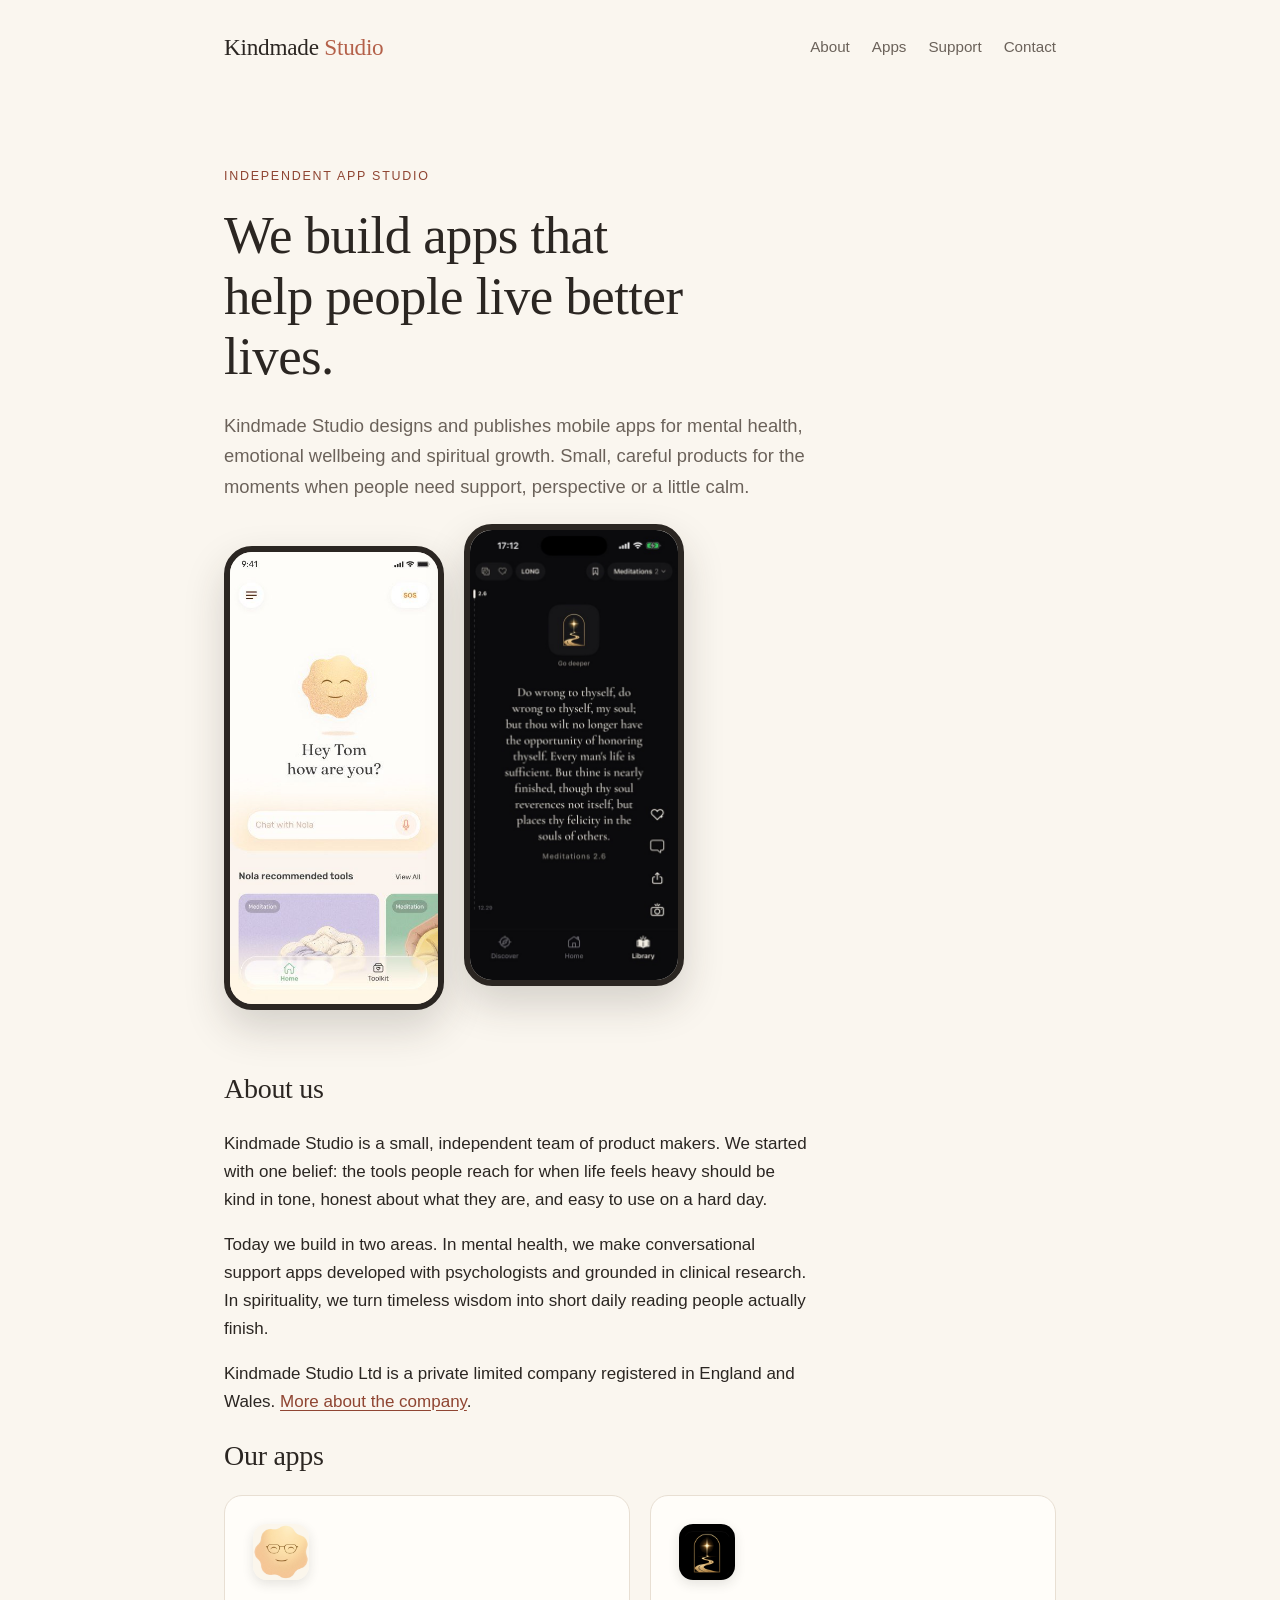
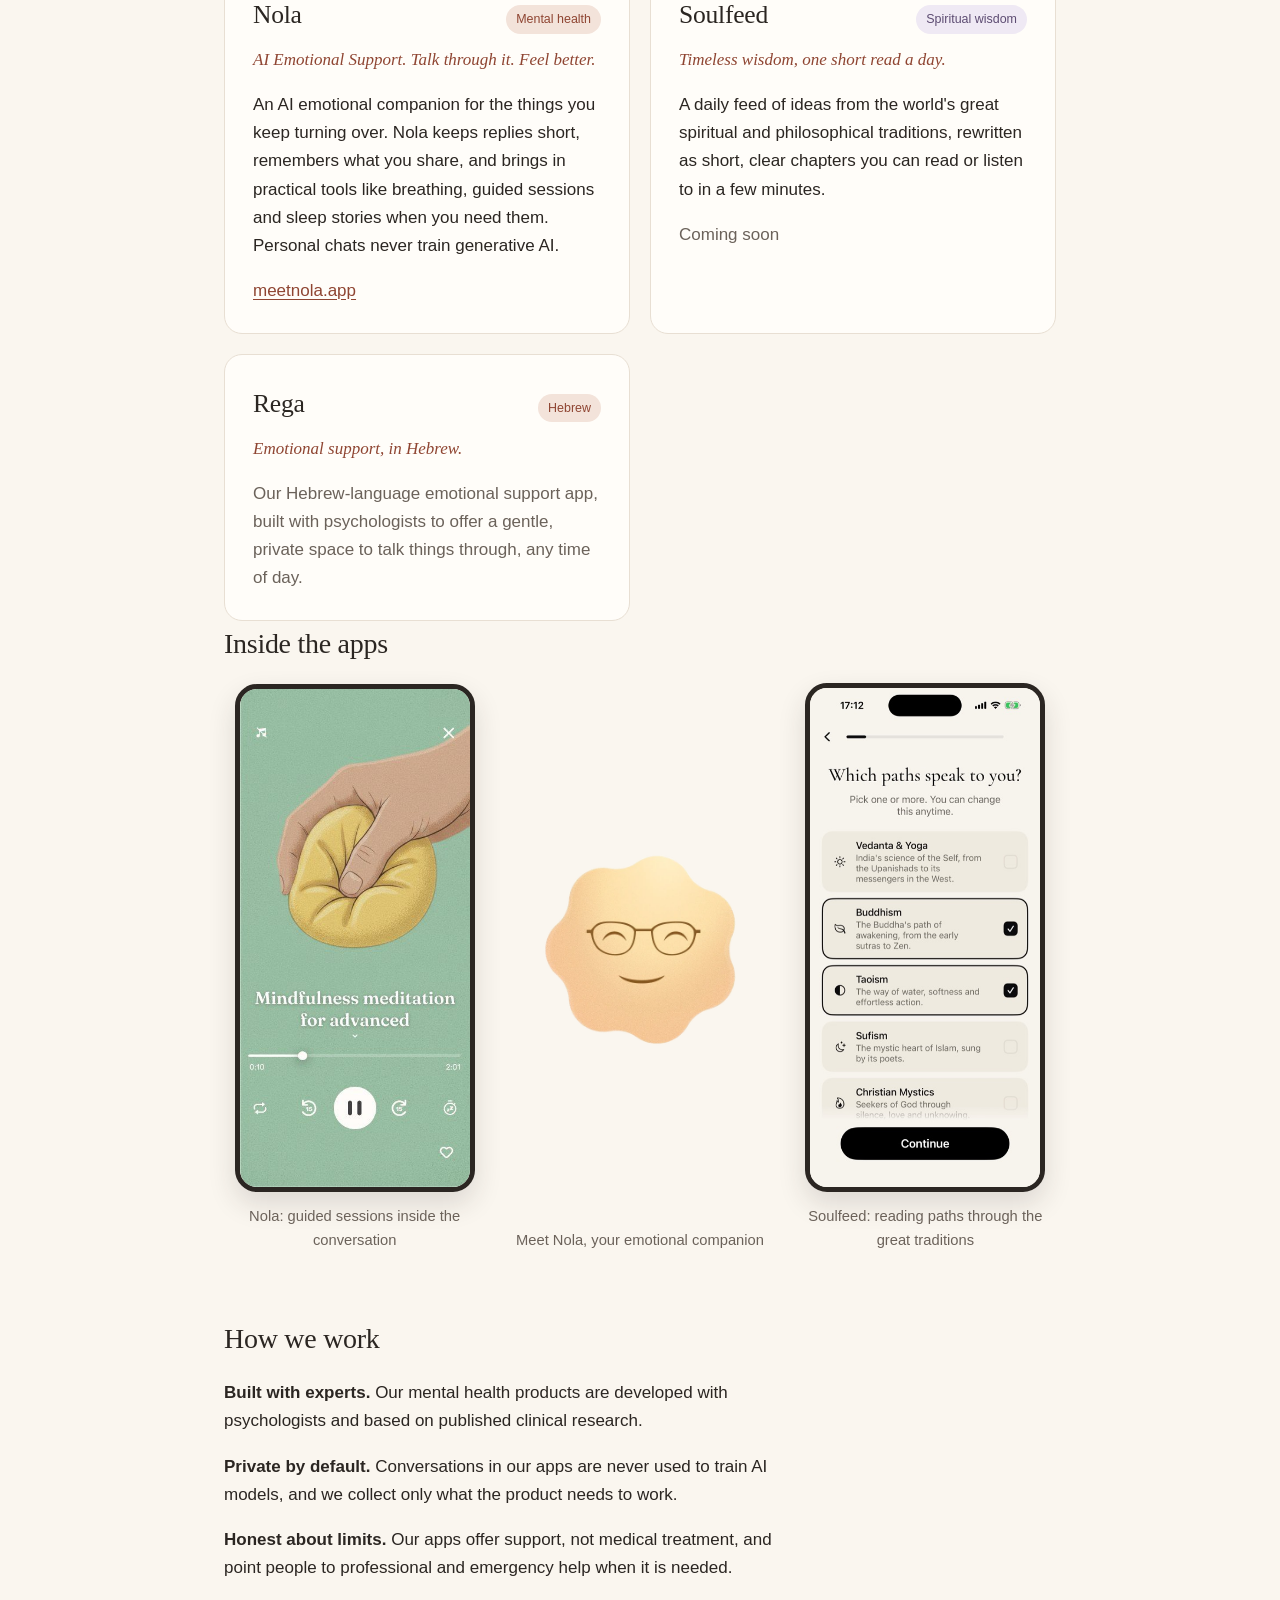
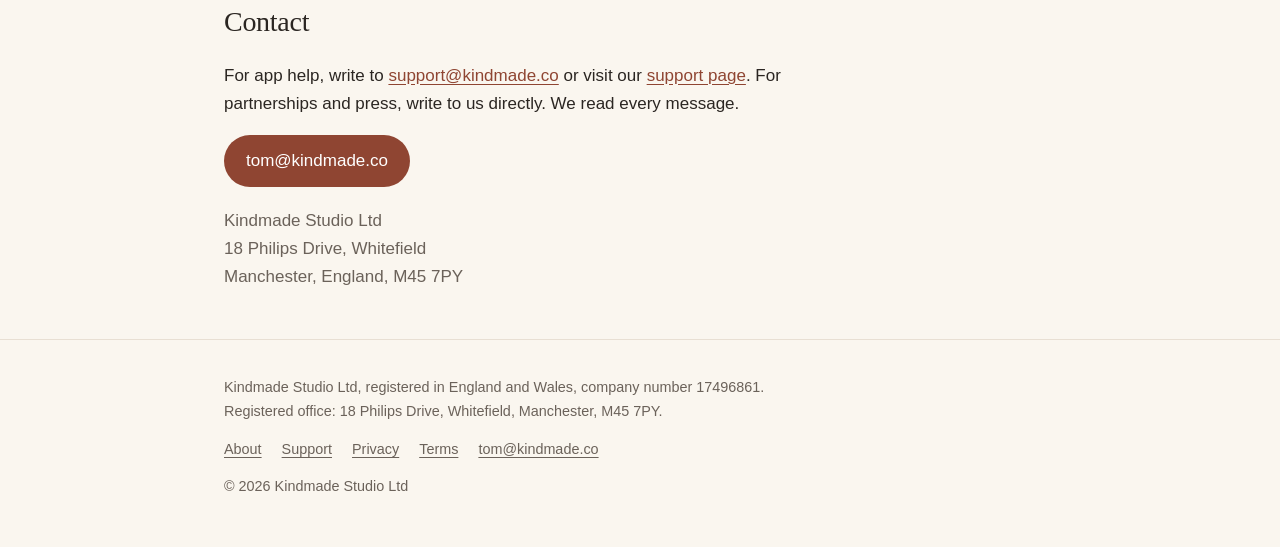
<file: index.html>
<!doctype html>
<html lang="en-GB">
<head>
<meta charset="utf-8">
<meta name="viewport" content="width=device-width, initial-scale=1">
<title>Kindmade Studio Ltd | Apps for mental health and spiritual growth</title>
<meta name="description" content="Kindmade Studio Ltd is an independent app studio in England building apps that help people improve their lives: mental health, wellness and spirituality.">
<link rel="canonical" href="https://kindmade.co/">
<meta property="og:type" content="website">
<meta property="og:site_name" content="Kindmade Studio">
<meta property="og:title" content="Kindmade Studio Ltd | Apps for mental health and spiritual growth">
<meta property="og:description" content="Kindmade Studio Ltd is an independent app studio in England building apps that help people improve their lives: mental health, wellness and spirituality.">
<meta property="og:url" content="https://kindmade.co/">
<meta name="twitter:card" content="summary">
<meta name="theme-color" content="#faf6ef">
<link rel="icon" href="/favicon.svg" type="image/svg+xml">
<link rel="stylesheet" href="/styles.css">
</head>
<body>
<a class="skip" href="#main">Skip to content</a>
<header class="site-header"><div class="wrap"><a class="wordmark" href="/" aria-label="Kindmade Studio, home">Kindmade<span> Studio</span></a>
<nav aria-label="Main"><a href="/about.html">About</a><a href="/#apps">Apps</a><a href="/support.html">Support</a><a href="/#contact">Contact</a></nav></div></header>
<main id="main">
<section class="hero wrap">
  <p class="eyebrow">Independent app studio</p>
  <h1>We build apps that help people live better lives.</h1>
  <p class="lede">Kindmade Studio designs and publishes mobile apps for mental health, emotional wellbeing and spiritual growth. Small, careful products for the moments when people need support, perspective or a little calm.</p>
  <div class="phones" aria-hidden="true">
    <img class="phone" src="/img/nola-app-home.jpg" alt="" width="390" height="848">
    <img class="phone" src="/img/soulfeed-feed.jpg" alt="" width="420" height="910">
  </div>
</section>

<section id="about" class="wrap about" aria-labelledby="about-h">
  <h2 id="about-h">About us</h2>
  <p>Kindmade Studio is a small, independent team of product makers. We started with one belief: the tools people reach for when life feels heavy should be kind in tone, honest about what they are, and easy to use on a hard day.</p>
  <p>Today we build in two areas. In mental health, we make conversational support apps developed with psychologists and grounded in clinical research. In spirituality, we turn timeless wisdom into short daily reading people actually finish.</p>
  <p>Kindmade Studio Ltd is a private limited company registered in England and Wales. <a href="/about.html">More about the company</a>.</p>
</section>

<section id="apps" class="wrap apps" aria-labelledby="apps-h">
  <h2 id="apps-h">Our apps</h2>
  <div class="cards">
    <article class="card">
      <img class="app-icon" src="/img/nola-icon.png" alt="Nola app icon" width="56" height="56">
      <div class="card-top"><h3>Nola</h3><span class="tag">Mental health</span></div>
      <p class="tagline">AI Emotional Support. Talk through it. Feel better.</p>
      <p>An AI emotional companion for the things you keep turning over. Nola keeps replies short, remembers what you share, and brings in practical tools like breathing, guided sessions and sleep stories when you need them. Personal chats never train generative AI.</p>
      <p><a href="https://meetnola.app/" rel="noopener">meetnola.app</a></p>
    </article>
    <article class="card">
      <img class="app-icon" src="/img/soulfeed-icon.png" alt="Soulfeed app icon" width="56" height="56">
      <div class="card-top"><h3>Soulfeed</h3><span class="tag soon">Spiritual wisdom</span></div>
      <p class="tagline">Timeless wisdom, one short read a day.</p>
      <p>A daily feed of ideas from the world's great spiritual and philosophical traditions, rewritten as short, clear chapters you can read or listen to in a few minutes.</p>
      <p>Coming soon</p>
    </article>
    <article class="card">
      <div class="card-top"><h3>Rega</h3><span class="tag">Hebrew</span></div>
      <p class="tagline">Emotional support, in Hebrew.</p>
      <p>Our Hebrew-language emotional support app, built with psychologists to offer a gentle, private space to talk things through, any time of day.</p>
    </article>
  </div>
</section>

<section class="wrap showcase" aria-labelledby="inside-h">
  <h2 id="inside-h">Inside the apps</h2>
  <div class="shots">
    <figure><img src="/img/nola-app-player.jpg" alt="Nola guided session player" width="390" height="844" loading="lazy"><figcaption>Nola: guided sessions inside the conversation</figcaption></figure>
    <figure><img src="/img/nola-nola-fluffy.webp" alt="Nola character" width="454" height="450" loading="lazy" class="mascot"><figcaption>Meet Nola, your emotional companion</figcaption></figure>
    <figure><img src="/img/soulfeed-paths.jpg" alt="Soulfeed reading paths" width="420" height="910" loading="lazy"><figcaption>Soulfeed: reading paths through the great traditions</figcaption></figure>
  </div>
</section>

<section id="principles" class="wrap about" aria-labelledby="principles-h">
  <h2 id="principles-h">How we work</h2>
  <p><strong>Built with experts.</strong> Our mental health products are developed with psychologists and based on published clinical research.</p>
  <p><strong>Private by default.</strong> Conversations in our apps are never used to train AI models, and we collect only what the product needs to work.</p>
  <p><strong>Honest about limits.</strong> Our apps offer support, not medical treatment, and point people to professional and emergency help when it is needed.</p>
</section>

<section id="contact" class="wrap contact" aria-labelledby="contact-h">
  <h2 id="contact-h">Contact</h2>
  <p>For app help, write to <a href="mailto:support@kindmade.co">support@kindmade.co</a> or visit our <a href="/support.html">support page</a>. For partnerships and press, write to us directly. We read every message.</p>
  <p><a class="button" href="mailto:tom@kindmade.co">tom@kindmade.co</a></p>
  <address>Kindmade Studio Ltd<br>18 Philips Drive, Whitefield<br>Manchester, England, M45 7PY</address>
</section>
</main>
<footer class="site-footer">
  <div class="wrap">
    <p class="legal">Kindmade Studio Ltd, registered in England and Wales, company number 17496861. Registered office: 18 Philips Drive, Whitefield, Manchester, M45 7PY.</p>
    <nav aria-label="Legal"><a href="/about.html">About</a><a href="/support.html">Support</a><a href="/privacy.html">Privacy</a><a href="/terms.html">Terms</a><a href="mailto:tom@kindmade.co">tom@kindmade.co</a></nav>
    <p class="copy">&copy; 2026 Kindmade Studio Ltd</p>
  </div>
</footer>
</body>
</html>
</file>
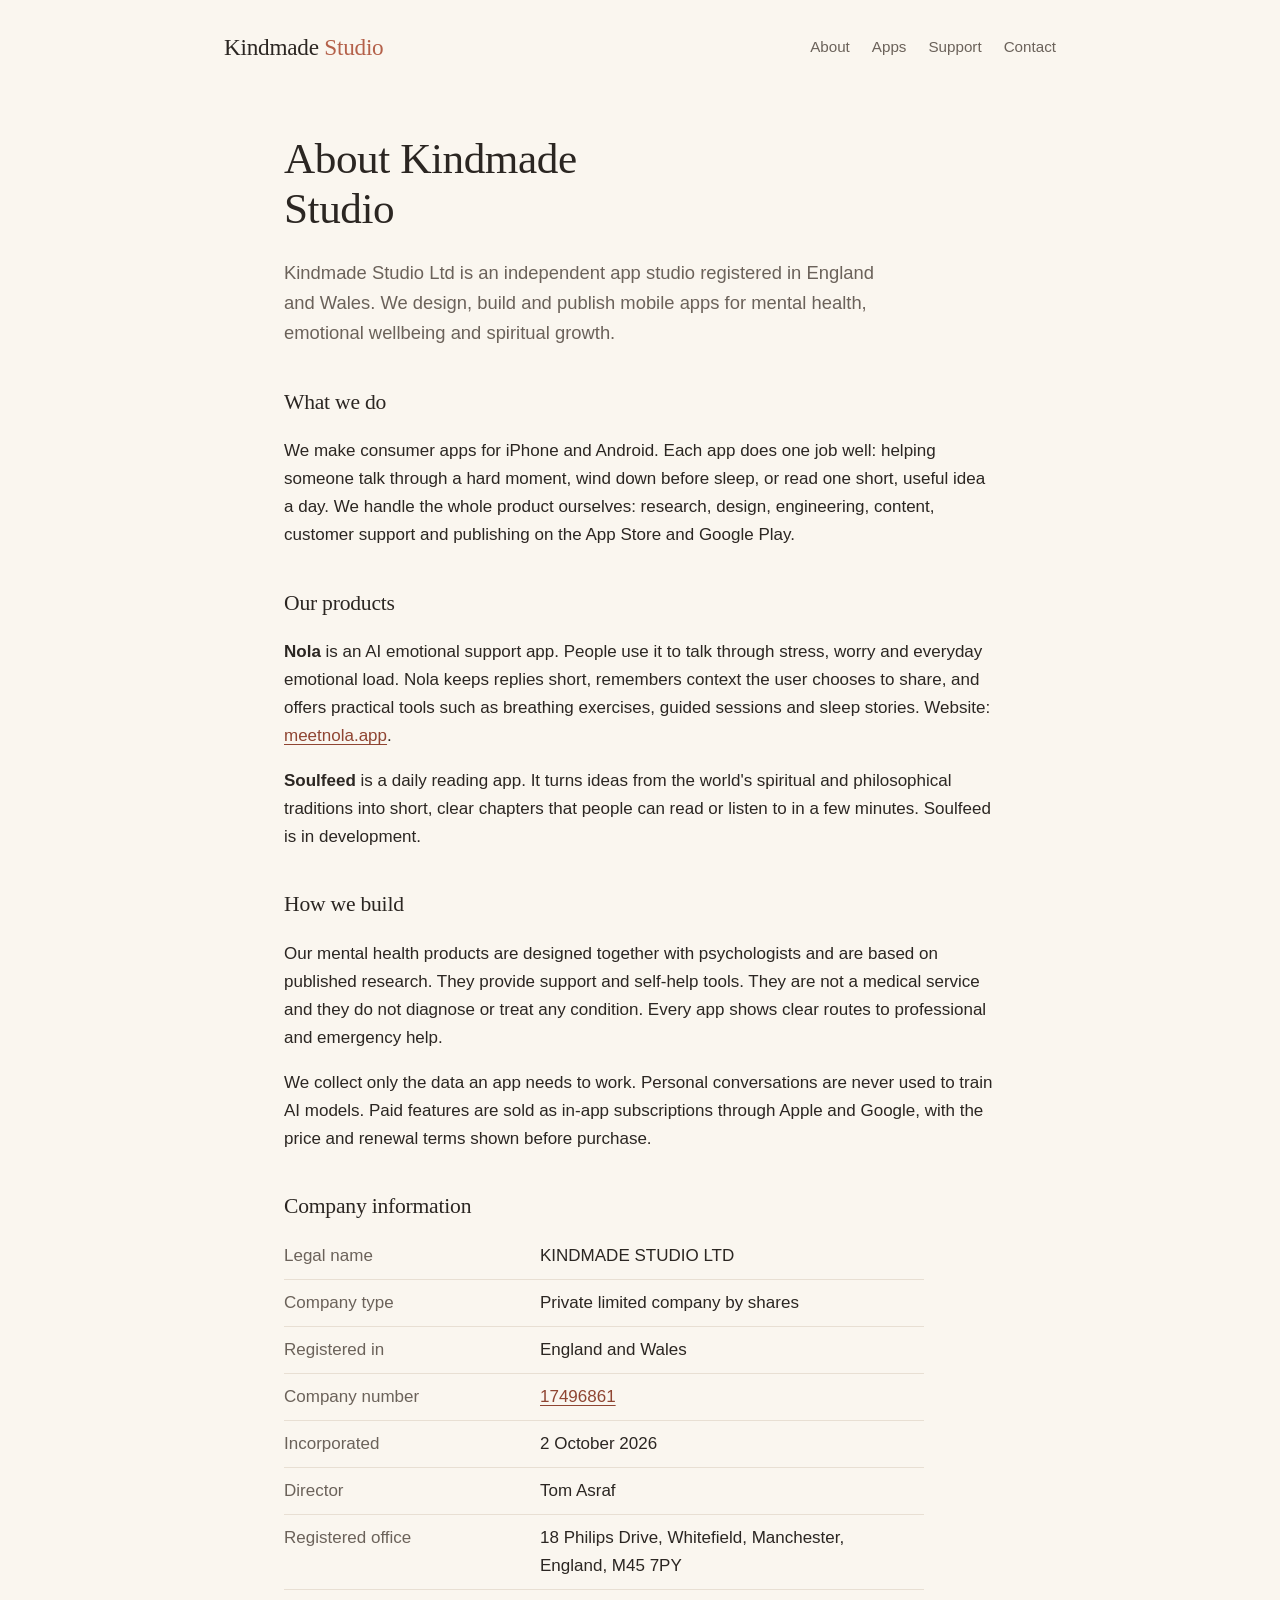
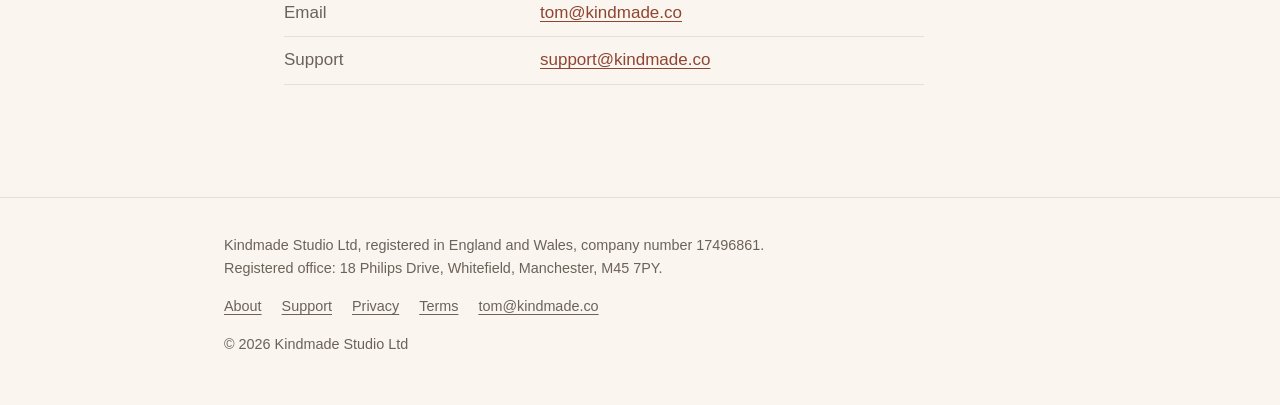
<file: about.html>
<!doctype html>
<html lang="en-GB">
<head>
<meta charset="utf-8">
<meta name="viewport" content="width=device-width, initial-scale=1">
<title>About Kindmade Studio Ltd | Independent app studio</title>
<meta name="description" content="About Kindmade Studio Ltd, an independent app studio registered in England and Wales (company 17496861) that builds mental health and spiritual growth apps.">
<link rel="canonical" href="https://kindmade.co/about.html">
<meta property="og:type" content="website">
<meta property="og:site_name" content="Kindmade Studio">
<meta property="og:title" content="About Kindmade Studio Ltd | Independent app studio">
<meta property="og:description" content="About Kindmade Studio Ltd, an independent app studio registered in England and Wales (company 17496861) that builds mental health and spiritual growth apps.">
<meta property="og:url" content="https://kindmade.co/about.html">
<meta name="twitter:card" content="summary">
<meta name="theme-color" content="#faf6ef">
<link rel="icon" href="/favicon.svg" type="image/svg+xml">
<link rel="stylesheet" href="/styles.css">
</head>
<body>
<a class="skip" href="#main">Skip to content</a>
<header class="site-header"><div class="wrap"><a class="wordmark" href="/" aria-label="Kindmade Studio, home">Kindmade<span> Studio</span></a>
<nav aria-label="Main"><a href="/about.html">About</a><a href="/#apps">Apps</a><a href="/support.html">Support</a><a href="/#contact">Contact</a></nav></div></header>
<main id="main">
<article class="prose wrap">
<h1>About Kindmade Studio</h1>
<p class="lede">Kindmade Studio Ltd is an independent app studio registered in England and Wales. We design, build and publish mobile apps for mental health, emotional wellbeing and spiritual growth.</p>

<h2>What we do</h2>
<p>We make consumer apps for iPhone and Android. Each app does one job well: helping someone talk through a hard moment, wind down before sleep, or read one short, useful idea a day. We handle the whole product ourselves: research, design, engineering, content, customer support and publishing on the App Store and Google Play.</p>

<h2>Our products</h2>
<p><strong>Nola</strong> is an AI emotional support app. People use it to talk through stress, worry and everyday emotional load. Nola keeps replies short, remembers context the user chooses to share, and offers practical tools such as breathing exercises, guided sessions and sleep stories. Website: <a href="https://meetnola.app/" rel="noopener">meetnola.app</a>.</p>
<p><strong>Soulfeed</strong> is a daily reading app. It turns ideas from the world's spiritual and philosophical traditions into short, clear chapters that people can read or listen to in a few minutes. Soulfeed is in development.</p>

<h2>How we build</h2>
<p>Our mental health products are designed together with psychologists and are based on published research. They provide support and self-help tools. They are not a medical service and they do not diagnose or treat any condition. Every app shows clear routes to professional and emergency help.</p>
<p>We collect only the data an app needs to work. Personal conversations are never used to train AI models. Paid features are sold as in-app subscriptions through Apple and Google, with the price and renewal terms shown before purchase.</p>

<h2>Company information</h2>
<table class="facts">
<tr><td>Legal name</td><td>KINDMADE STUDIO LTD</td></tr>
<tr><td>Company type</td><td>Private limited company by shares</td></tr>
<tr><td>Registered in</td><td>England and Wales</td></tr>
<tr><td>Company number</td><td><a href="https://find-and-update.company-information.service.gov.uk/company/17496861" rel="noopener">17496861</a></td></tr>
<tr><td>Incorporated</td><td>2 October 2026</td></tr>
<tr><td>Director</td><td>Tom Asraf</td></tr>
<tr><td>Registered office</td><td>18 Philips Drive, Whitefield, Manchester, England, M45 7PY</td></tr>
<tr><td>Email</td><td><a href="mailto:tom@kindmade.co">tom@kindmade.co</a></td></tr>
<tr><td>Support</td><td><a href="mailto:support@kindmade.co">support@kindmade.co</a></td></tr>
</table>
</article>
</main>
<footer class="site-footer">
  <div class="wrap">
    <p class="legal">Kindmade Studio Ltd, registered in England and Wales, company number 17496861. Registered office: 18 Philips Drive, Whitefield, Manchester, M45 7PY.</p>
    <nav aria-label="Legal"><a href="/about.html">About</a><a href="/support.html">Support</a><a href="/privacy.html">Privacy</a><a href="/terms.html">Terms</a><a href="mailto:tom@kindmade.co">tom@kindmade.co</a></nav>
    <p class="copy">&copy; 2026 Kindmade Studio Ltd</p>
  </div>
</footer>
</body>
</html>
</file>
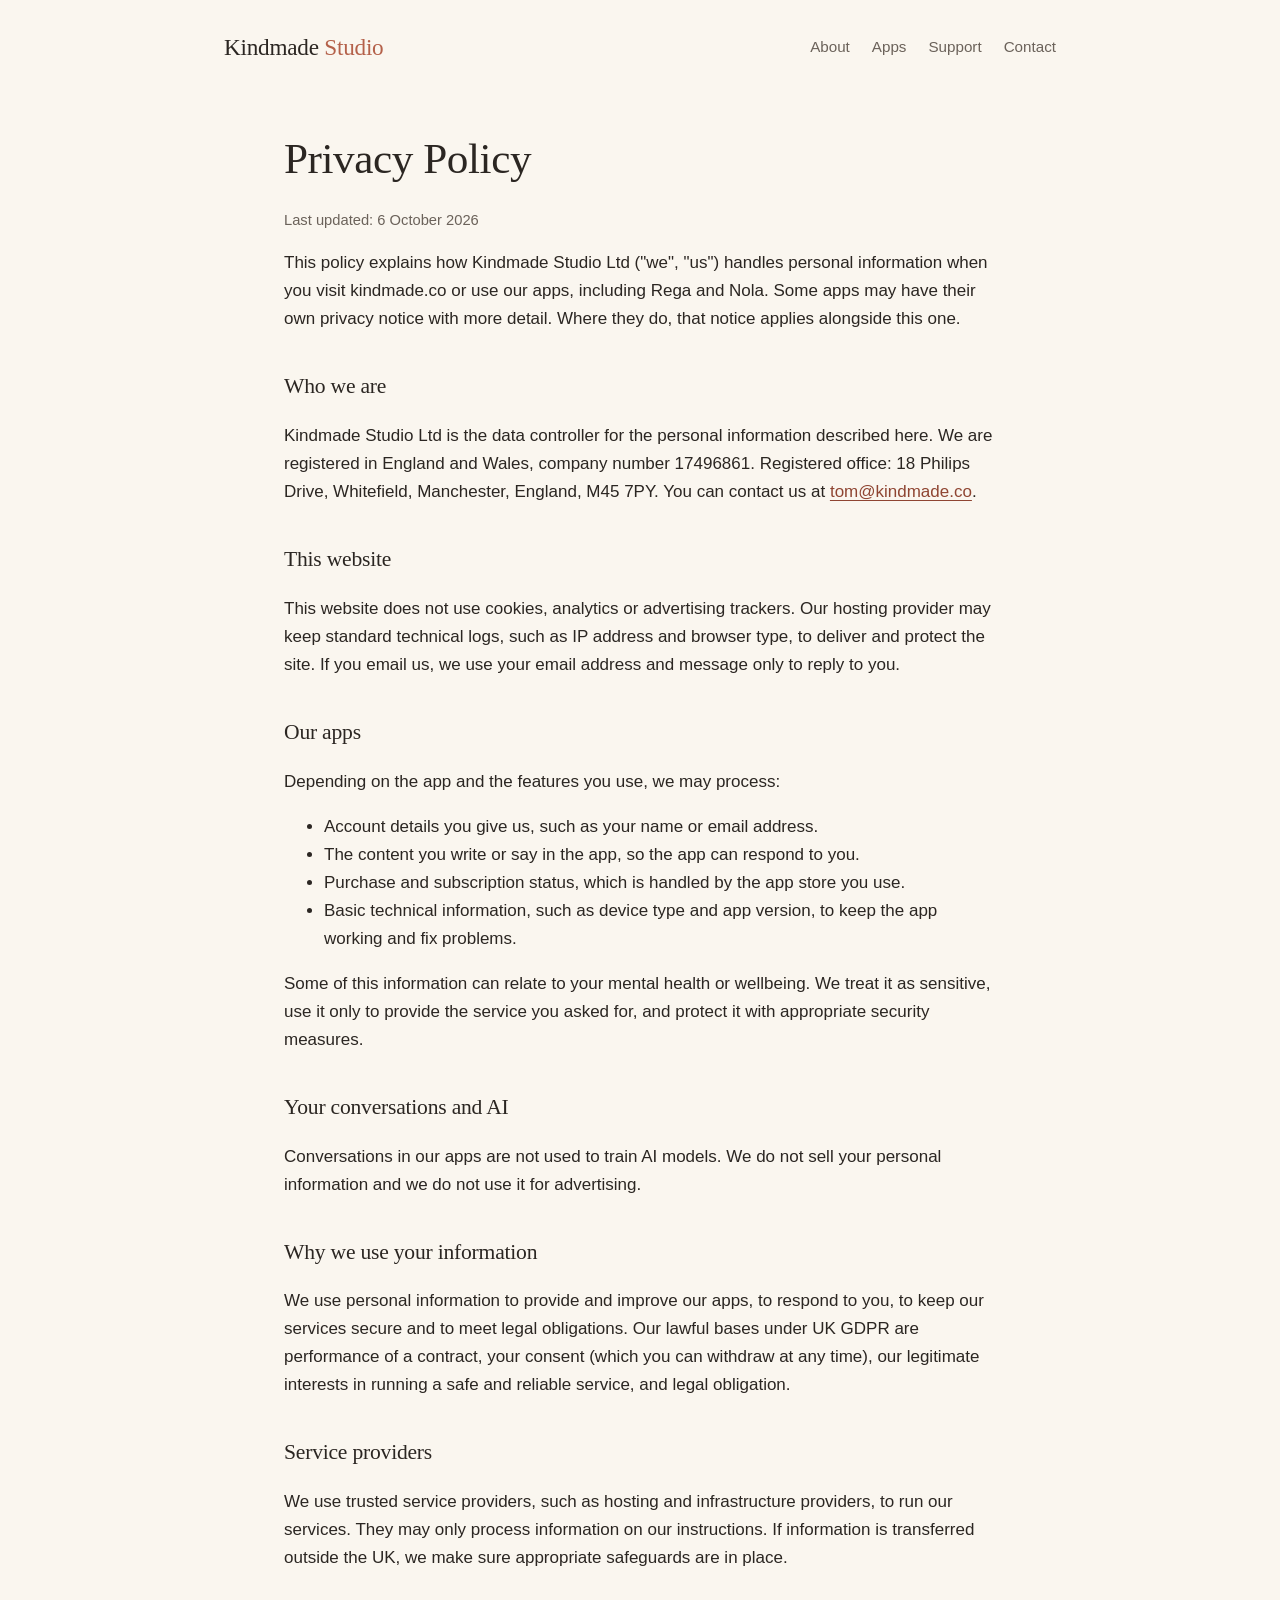
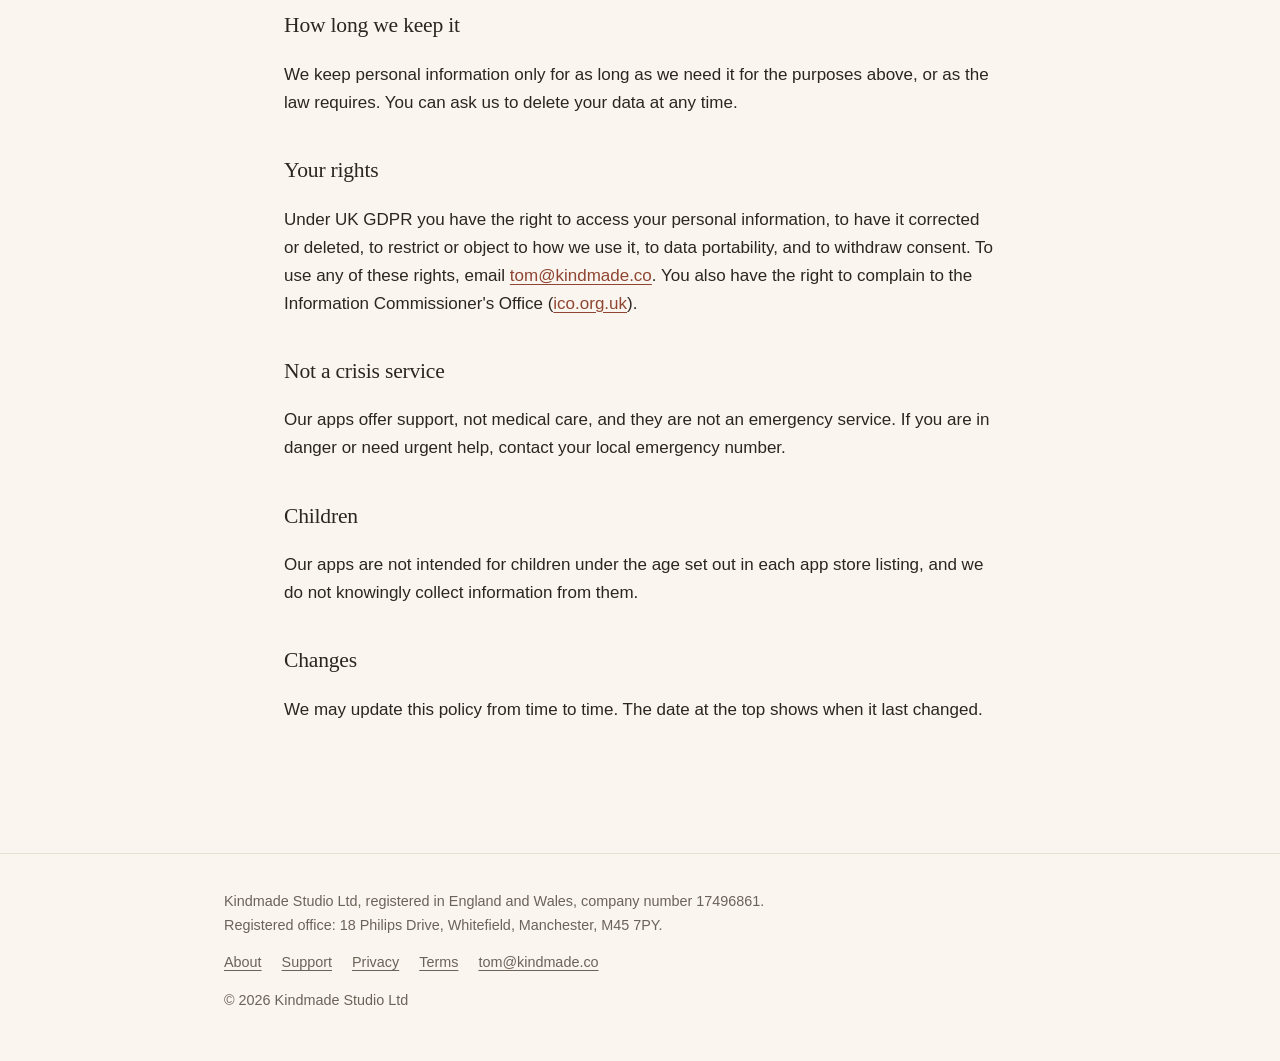
<file: privacy.html>
<!doctype html>
<html lang="en-GB">
<head>
<meta charset="utf-8">
<meta name="viewport" content="width=device-width, initial-scale=1">
<title>Privacy Policy | Kindmade Studio Ltd</title>
<meta name="description" content="How Kindmade Studio Ltd handles personal information on this website and in our apps.">
<link rel="canonical" href="https://kindmade.co/privacy.html">
<meta property="og:type" content="website">
<meta property="og:site_name" content="Kindmade Studio">
<meta property="og:title" content="Privacy Policy | Kindmade Studio Ltd">
<meta property="og:description" content="How Kindmade Studio Ltd handles personal information on this website and in our apps.">
<meta property="og:url" content="https://kindmade.co/privacy.html">
<meta name="twitter:card" content="summary">
<meta name="theme-color" content="#faf6ef">
<link rel="icon" href="/favicon.svg" type="image/svg+xml">
<link rel="stylesheet" href="/styles.css">
</head>
<body>
<a class="skip" href="#main">Skip to content</a>
<header class="site-header"><div class="wrap"><a class="wordmark" href="/" aria-label="Kindmade Studio, home">Kindmade<span> Studio</span></a>
<nav aria-label="Main"><a href="/about.html">About</a><a href="/#apps">Apps</a><a href="/support.html">Support</a><a href="/#contact">Contact</a></nav></div></header>
<main id="main" class="wrap prose">
<h1>Privacy Policy</h1>
<p class="meta">Last updated: 6 October 2026</p>

<p>This policy explains how Kindmade Studio Ltd ("we", "us") handles personal information when you visit kindmade.co or use our apps, including Rega and Nola. Some apps may have their own privacy notice with more detail. Where they do, that notice applies alongside this one.</p>

<h2>Who we are</h2>
<p>Kindmade Studio Ltd is the data controller for the personal information described here. We are registered in England and Wales, company number 17496861. Registered office: 18 Philips Drive, Whitefield, Manchester, England, M45 7PY. You can contact us at <a href="mailto:tom@kindmade.co">tom@kindmade.co</a>.</p>

<h2>This website</h2>
<p>This website does not use cookies, analytics or advertising trackers. Our hosting provider may keep standard technical logs, such as IP address and browser type, to deliver and protect the site. If you email us, we use your email address and message only to reply to you.</p>

<h2>Our apps</h2>
<p>Depending on the app and the features you use, we may process:</p>
<ul>
  <li>Account details you give us, such as your name or email address.</li>
  <li>The content you write or say in the app, so the app can respond to you.</li>
  <li>Purchase and subscription status, which is handled by the app store you use.</li>
  <li>Basic technical information, such as device type and app version, to keep the app working and fix problems.</li>
</ul>
<p>Some of this information can relate to your mental health or wellbeing. We treat it as sensitive, use it only to provide the service you asked for, and protect it with appropriate security measures.</p>

<h2>Your conversations and AI</h2>
<p>Conversations in our apps are not used to train AI models. We do not sell your personal information and we do not use it for advertising.</p>

<h2>Why we use your information</h2>
<p>We use personal information to provide and improve our apps, to respond to you, to keep our services secure and to meet legal obligations. Our lawful bases under UK GDPR are performance of a contract, your consent (which you can withdraw at any time), our legitimate interests in running a safe and reliable service, and legal obligation.</p>

<h2>Service providers</h2>
<p>We use trusted service providers, such as hosting and infrastructure providers, to run our services. They may only process information on our instructions. If information is transferred outside the UK, we make sure appropriate safeguards are in place.</p>

<h2>How long we keep it</h2>
<p>We keep personal information only for as long as we need it for the purposes above, or as the law requires. You can ask us to delete your data at any time.</p>

<h2>Your rights</h2>
<p>Under UK GDPR you have the right to access your personal information, to have it corrected or deleted, to restrict or object to how we use it, to data portability, and to withdraw consent. To use any of these rights, email <a href="mailto:tom@kindmade.co">tom@kindmade.co</a>. You also have the right to complain to the Information Commissioner's Office (<a href="https://ico.org.uk">ico.org.uk</a>).</p>

<h2>Not a crisis service</h2>
<p>Our apps offer support, not medical care, and they are not an emergency service. If you are in danger or need urgent help, contact your local emergency number.</p>

<h2>Children</h2>
<p>Our apps are not intended for children under the age set out in each app store listing, and we do not knowingly collect information from them.</p>

<h2>Changes</h2>
<p>We may update this policy from time to time. The date at the top shows when it last changed.</p>
</main>
<footer class="site-footer">
  <div class="wrap">
    <p class="legal">Kindmade Studio Ltd, registered in England and Wales, company number 17496861. Registered office: 18 Philips Drive, Whitefield, Manchester, M45 7PY.</p>
    <nav aria-label="Legal"><a href="/about.html">About</a><a href="/support.html">Support</a><a href="/privacy.html">Privacy</a><a href="/terms.html">Terms</a><a href="mailto:tom@kindmade.co">tom@kindmade.co</a></nav>
    <p class="copy">&copy; 2026 Kindmade Studio Ltd</p>
  </div>
</footer>
</body>
</html>
</file>
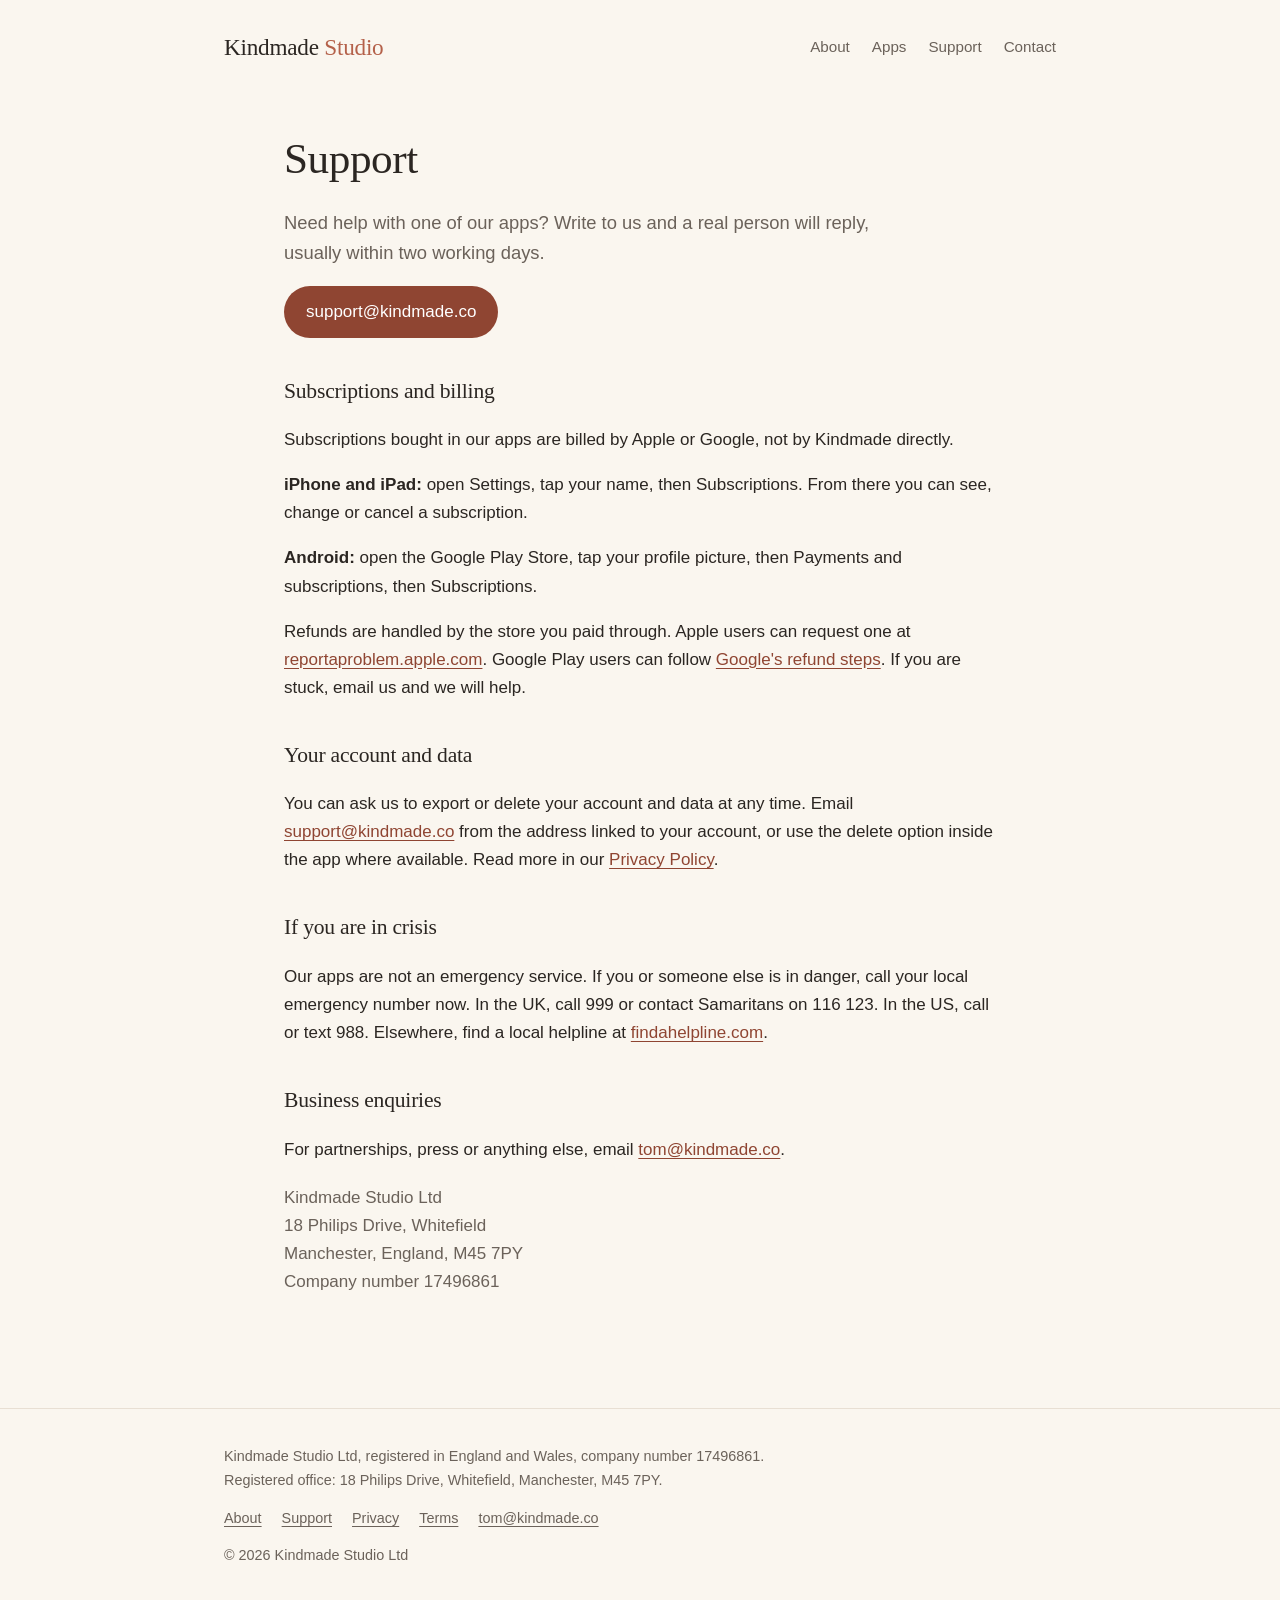
<file: support.html>
<!doctype html>
<html lang="en-GB">
<head>
<meta charset="utf-8">
<meta name="viewport" content="width=device-width, initial-scale=1">
<title>Support | Kindmade Studio Ltd</title>
<meta name="description" content="Get help with Kindmade apps: subscriptions, refunds, account deletion and contact details for Kindmade Studio Ltd.">
<link rel="canonical" href="https://kindmade.co/support.html">
<meta property="og:type" content="website">
<meta property="og:site_name" content="Kindmade Studio">
<meta property="og:title" content="Support | Kindmade Studio Ltd">
<meta property="og:description" content="Get help with Kindmade apps: subscriptions, refunds, account deletion and contact details for Kindmade Studio Ltd.">
<meta property="og:url" content="https://kindmade.co/support.html">
<meta name="twitter:card" content="summary">
<meta name="theme-color" content="#faf6ef">
<link rel="icon" href="/favicon.svg" type="image/svg+xml">
<link rel="stylesheet" href="/styles.css">
</head>
<body>
<a class="skip" href="#main">Skip to content</a>
<header class="site-header"><div class="wrap"><a class="wordmark" href="/" aria-label="Kindmade Studio, home">Kindmade<span> Studio</span></a>
<nav aria-label="Main"><a href="/about.html">About</a><a href="/#apps">Apps</a><a href="/support.html">Support</a><a href="/#contact">Contact</a></nav></div></header>
<main id="main">
<article class="prose wrap">
<h1>Support</h1>
<p class="lede">Need help with one of our apps? Write to us and a real person will reply, usually within two working days.</p>
<p><a class="button" href="mailto:support@kindmade.co">support@kindmade.co</a></p>

<h2>Subscriptions and billing</h2>
<p>Subscriptions bought in our apps are billed by Apple or Google, not by Kindmade directly.</p>
<p><strong>iPhone and iPad:</strong> open Settings, tap your name, then Subscriptions. From there you can see, change or cancel a subscription.</p>
<p><strong>Android:</strong> open the Google Play Store, tap your profile picture, then Payments and subscriptions, then Subscriptions.</p>
<p>Refunds are handled by the store you paid through. Apple users can request one at <a href="https://reportaproblem.apple.com" rel="noopener">reportaproblem.apple.com</a>. Google Play users can follow <a href="https://support.google.com/googleplay/answer/2479637" rel="noopener">Google's refund steps</a>. If you are stuck, email us and we will help.</p>

<h2>Your account and data</h2>
<p>You can ask us to export or delete your account and data at any time. Email <a href="mailto:support@kindmade.co">support@kindmade.co</a> from the address linked to your account, or use the delete option inside the app where available. Read more in our <a href="/privacy.html">Privacy Policy</a>.</p>

<h2>If you are in crisis</h2>
<p>Our apps are not an emergency service. If you or someone else is in danger, call your local emergency number now. In the UK, call 999 or contact Samaritans on 116 123. In the US, call or text 988. Elsewhere, find a local helpline at <a href="https://findahelpline.com" rel="noopener">findahelpline.com</a>.</p>

<h2>Business enquiries</h2>
<p>For partnerships, press or anything else, email <a href="mailto:tom@kindmade.co">tom@kindmade.co</a>.</p>
<address>Kindmade Studio Ltd<br>18 Philips Drive, Whitefield<br>Manchester, England, M45 7PY<br>Company number 17496861</address>
</article>
</main>
<footer class="site-footer">
  <div class="wrap">
    <p class="legal">Kindmade Studio Ltd, registered in England and Wales, company number 17496861. Registered office: 18 Philips Drive, Whitefield, Manchester, M45 7PY.</p>
    <nav aria-label="Legal"><a href="/about.html">About</a><a href="/support.html">Support</a><a href="/privacy.html">Privacy</a><a href="/terms.html">Terms</a><a href="mailto:tom@kindmade.co">tom@kindmade.co</a></nav>
    <p class="copy">&copy; 2026 Kindmade Studio Ltd</p>
  </div>
</footer>
</body>
</html>
</file>
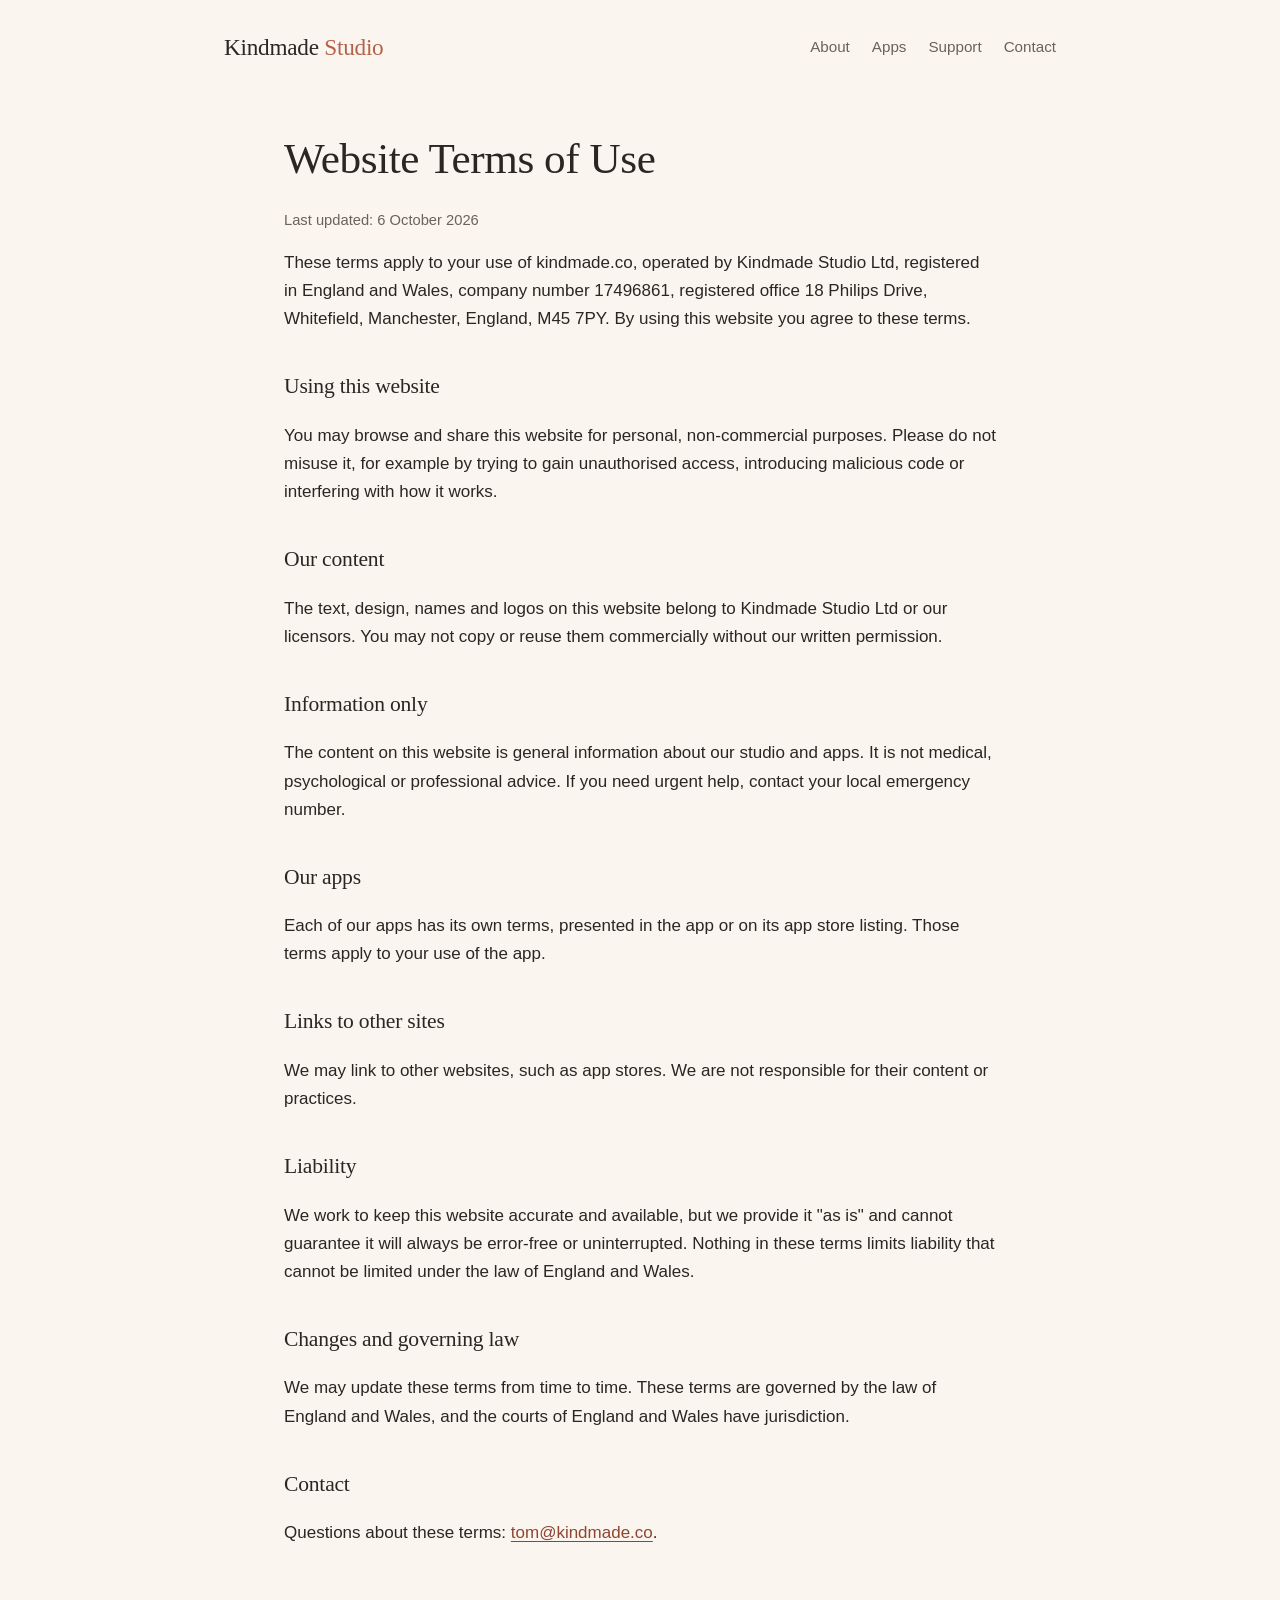
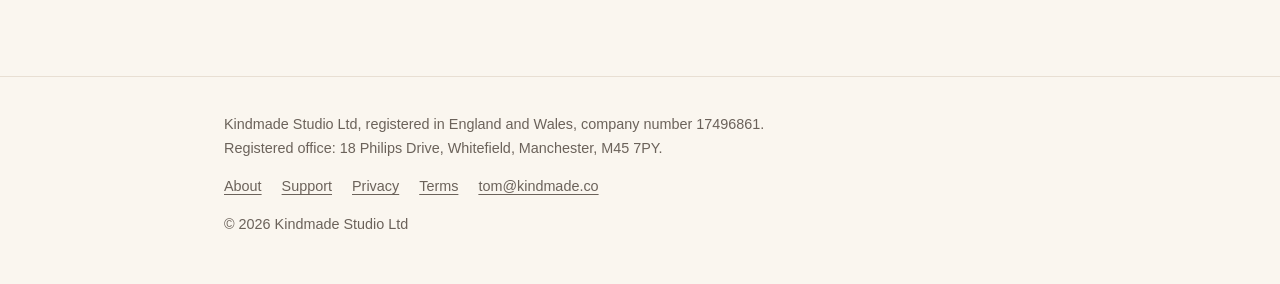
<file: terms.html>
<!doctype html>
<html lang="en-GB">
<head>
<meta charset="utf-8">
<meta name="viewport" content="width=device-width, initial-scale=1">
<title>Terms of Use | Kindmade Studio Ltd</title>
<meta name="description" content="Terms of use for the kindmade.co website, operated by Kindmade Studio Ltd.">
<link rel="canonical" href="https://kindmade.co/terms.html">
<meta property="og:type" content="website">
<meta property="og:site_name" content="Kindmade Studio">
<meta property="og:title" content="Terms of Use | Kindmade Studio Ltd">
<meta property="og:description" content="Terms of use for the kindmade.co website, operated by Kindmade Studio Ltd.">
<meta property="og:url" content="https://kindmade.co/terms.html">
<meta name="twitter:card" content="summary">
<meta name="theme-color" content="#faf6ef">
<link rel="icon" href="/favicon.svg" type="image/svg+xml">
<link rel="stylesheet" href="/styles.css">
</head>
<body>
<a class="skip" href="#main">Skip to content</a>
<header class="site-header"><div class="wrap"><a class="wordmark" href="/" aria-label="Kindmade Studio, home">Kindmade<span> Studio</span></a>
<nav aria-label="Main"><a href="/about.html">About</a><a href="/#apps">Apps</a><a href="/support.html">Support</a><a href="/#contact">Contact</a></nav></div></header>
<main id="main" class="wrap prose">
<h1>Website Terms of Use</h1>
<p class="meta">Last updated: 6 October 2026</p>

<p>These terms apply to your use of kindmade.co, operated by Kindmade Studio Ltd, registered in England and Wales, company number 17496861, registered office 18 Philips Drive, Whitefield, Manchester, England, M45 7PY. By using this website you agree to these terms.</p>

<h2>Using this website</h2>
<p>You may browse and share this website for personal, non-commercial purposes. Please do not misuse it, for example by trying to gain unauthorised access, introducing malicious code or interfering with how it works.</p>

<h2>Our content</h2>
<p>The text, design, names and logos on this website belong to Kindmade Studio Ltd or our licensors. You may not copy or reuse them commercially without our written permission.</p>

<h2>Information only</h2>
<p>The content on this website is general information about our studio and apps. It is not medical, psychological or professional advice. If you need urgent help, contact your local emergency number.</p>

<h2>Our apps</h2>
<p>Each of our apps has its own terms, presented in the app or on its app store listing. Those terms apply to your use of the app.</p>

<h2>Links to other sites</h2>
<p>We may link to other websites, such as app stores. We are not responsible for their content or practices.</p>

<h2>Liability</h2>
<p>We work to keep this website accurate and available, but we provide it "as is" and cannot guarantee it will always be error-free or uninterrupted. Nothing in these terms limits liability that cannot be limited under the law of England and Wales.</p>

<h2>Changes and governing law</h2>
<p>We may update these terms from time to time. These terms are governed by the law of England and Wales, and the courts of England and Wales have jurisdiction.</p>

<h2>Contact</h2>
<p>Questions about these terms: <a href="mailto:tom@kindmade.co">tom@kindmade.co</a>.</p>
</main>
<footer class="site-footer">
  <div class="wrap">
    <p class="legal">Kindmade Studio Ltd, registered in England and Wales, company number 17496861. Registered office: 18 Philips Drive, Whitefield, Manchester, M45 7PY.</p>
    <nav aria-label="Legal"><a href="/about.html">About</a><a href="/support.html">Support</a><a href="/privacy.html">Privacy</a><a href="/terms.html">Terms</a><a href="mailto:tom@kindmade.co">tom@kindmade.co</a></nav>
    <p class="copy">&copy; 2026 Kindmade Studio Ltd</p>
  </div>
</footer>
</body>
</html>
</file>
<file: styles.css>
:root{--bg:#faf6ef;--surface:#fffdf9;--ink:#2b2622;--muted:#6b625a;--line:#e8dfd3;--accent:#b4614a;--accent-ink:#8f4532;--accent-soft:#f3e3da;
--serif:"Iowan Old Style","Palatino Linotype",Palatino,"Book Antiqua",Georgia,serif;--sans:-apple-system,BlinkMacSystemFont,"Segoe UI",Roboto,"Helvetica Neue",Arial,sans-serif}
*{box-sizing:border-box}
html{-webkit-text-size-adjust:100%}
body{margin:0;background:var(--bg);color:var(--ink);font:17px/1.65 var(--sans)}
.wrap{max-width:880px;margin:0 auto;padding:0 24px}
a{color:var(--accent-ink);text-underline-offset:3px}
a:hover{color:var(--accent)}
a:focus-visible{outline:2px solid var(--accent);outline-offset:3px;border-radius:3px}
.skip{position:absolute;left:-999px;top:8px;background:var(--surface);padding:8px 12px}
.skip:focus{left:8px}
h1,h2,h3,.wordmark{font-family:var(--serif);font-weight:500;letter-spacing:-.01em;color:var(--ink)}
.site-header .wrap{display:flex;justify-content:space-between;align-items:center;padding-top:28px;padding-bottom:28px;gap:16px;flex-wrap:wrap}
.wordmark{font-size:1.45rem;text-decoration:none}
.wordmark span{color:var(--accent)}
.site-header nav a{margin-left:22px;color:var(--muted);text-decoration:none;font-size:.95rem}
.site-header nav a:hover{color:var(--ink)}
.hero{padding-top:72px;padding-bottom:56px}
.eyebrow{text-transform:uppercase;letter-spacing:.14em;font-size:.78rem;color:var(--accent-ink);margin:0 0 18px}
h1{font-size:clamp(2.1rem,5vw,3.3rem);line-height:1.15;margin:0 0 24px;max-width:18ch}
.lede{font-size:1.15rem;color:var(--muted);max-width:60ch;margin:0}
section{padding-top:40px;padding-bottom:40px}
h2{font-size:1.75rem;margin:0 0 16px}
.about p,.contact p{max-width:62ch}
.cards{display:grid;grid-template-columns:repeat(auto-fit,minmax(280px,1fr));gap:20px;margin-top:8px}
.card{background:var(--surface);border:1px solid var(--line);border-radius:18px;padding:28px}
.card-top{display:flex;justify-content:space-between;align-items:baseline;gap:12px}
.card h3{font-size:1.6rem;margin:0}
.tag{font-size:.78rem;padding:4px 10px;border-radius:999px;background:var(--accent-soft);color:var(--accent-ink);white-space:nowrap}
.tag.soon{background:#efe9f4;color:#5d4c72}
.tagline{font-family:var(--serif);font-style:italic;color:var(--accent-ink);margin:10px 0 12px}
.card p:last-child{margin-bottom:0;color:var(--muted)}
.button{display:inline-block;background:var(--accent-ink);color:#fff;text-decoration:none;padding:12px 22px;border-radius:999px;font-weight:500}
.button:hover{background:var(--accent);color:#fff}
address{font-style:normal;color:var(--muted);margin-top:20px}
.prose{padding-top:40px;padding-bottom:64px;max-width:760px}
.prose h1{font-size:clamp(2rem,4.5vw,2.7rem)}
.prose h2{font-size:1.35rem;margin-top:36px;margin-bottom:8px}
.meta{color:var(--muted);font-size:.92rem}
.site-footer{border-top:1px solid var(--line);margin-top:48px;padding:36px 0 48px;font-size:.9rem;color:var(--muted)}
.site-footer .legal{max-width:70ch;margin:0 0 14px}
.site-footer nav a{margin-right:20px;color:var(--muted)}
.site-footer .copy{margin:14px 0 0}
@media (max-width:560px){body{font-size:16px}.hero{padding-top:40px}.site-header nav a{margin-left:0;margin-right:18px}}

.phones{display:flex;gap:20px;margin-top:44px;align-items:flex-end}
.phone{width:min(42vw,220px);height:auto;border-radius:28px;border:6px solid #2b2622;box-shadow:0 18px 40px rgba(43,38,34,.18);background:#fff}
.phone:nth-child(2){transform:translateY(-24px)}
.app-icon{width:56px;height:56px;border-radius:14px;display:block;margin-bottom:14px;box-shadow:0 4px 12px rgba(43,38,34,.12)}
.shots{display:grid;grid-template-columns:repeat(auto-fit,minmax(200px,1fr));gap:24px;margin-top:12px}
.shots figure{margin:0;text-align:center;display:flex;flex-direction:column;align-items:center;justify-content:flex-end}
.shots img{width:100%;max-width:240px;height:auto;border-radius:22px;border:5px solid #2b2622;box-shadow:0 12px 28px rgba(43,38,34,.14)}
.shots img.mascot{border:0;box-shadow:none;border-radius:0;max-width:200px;margin:auto 0}
.shots figcaption{color:var(--muted);font-size:.92rem;margin-top:12px}
.showcase{padding-bottom:64px}

.facts{border-collapse:collapse;margin:8px 0 0;width:100%;max-width:640px}.facts td{padding:9px 14px 9px 0;border-bottom:1px solid var(--line);vertical-align:top}.facts td:first-child{color:var(--muted);width:40%}
</file>
